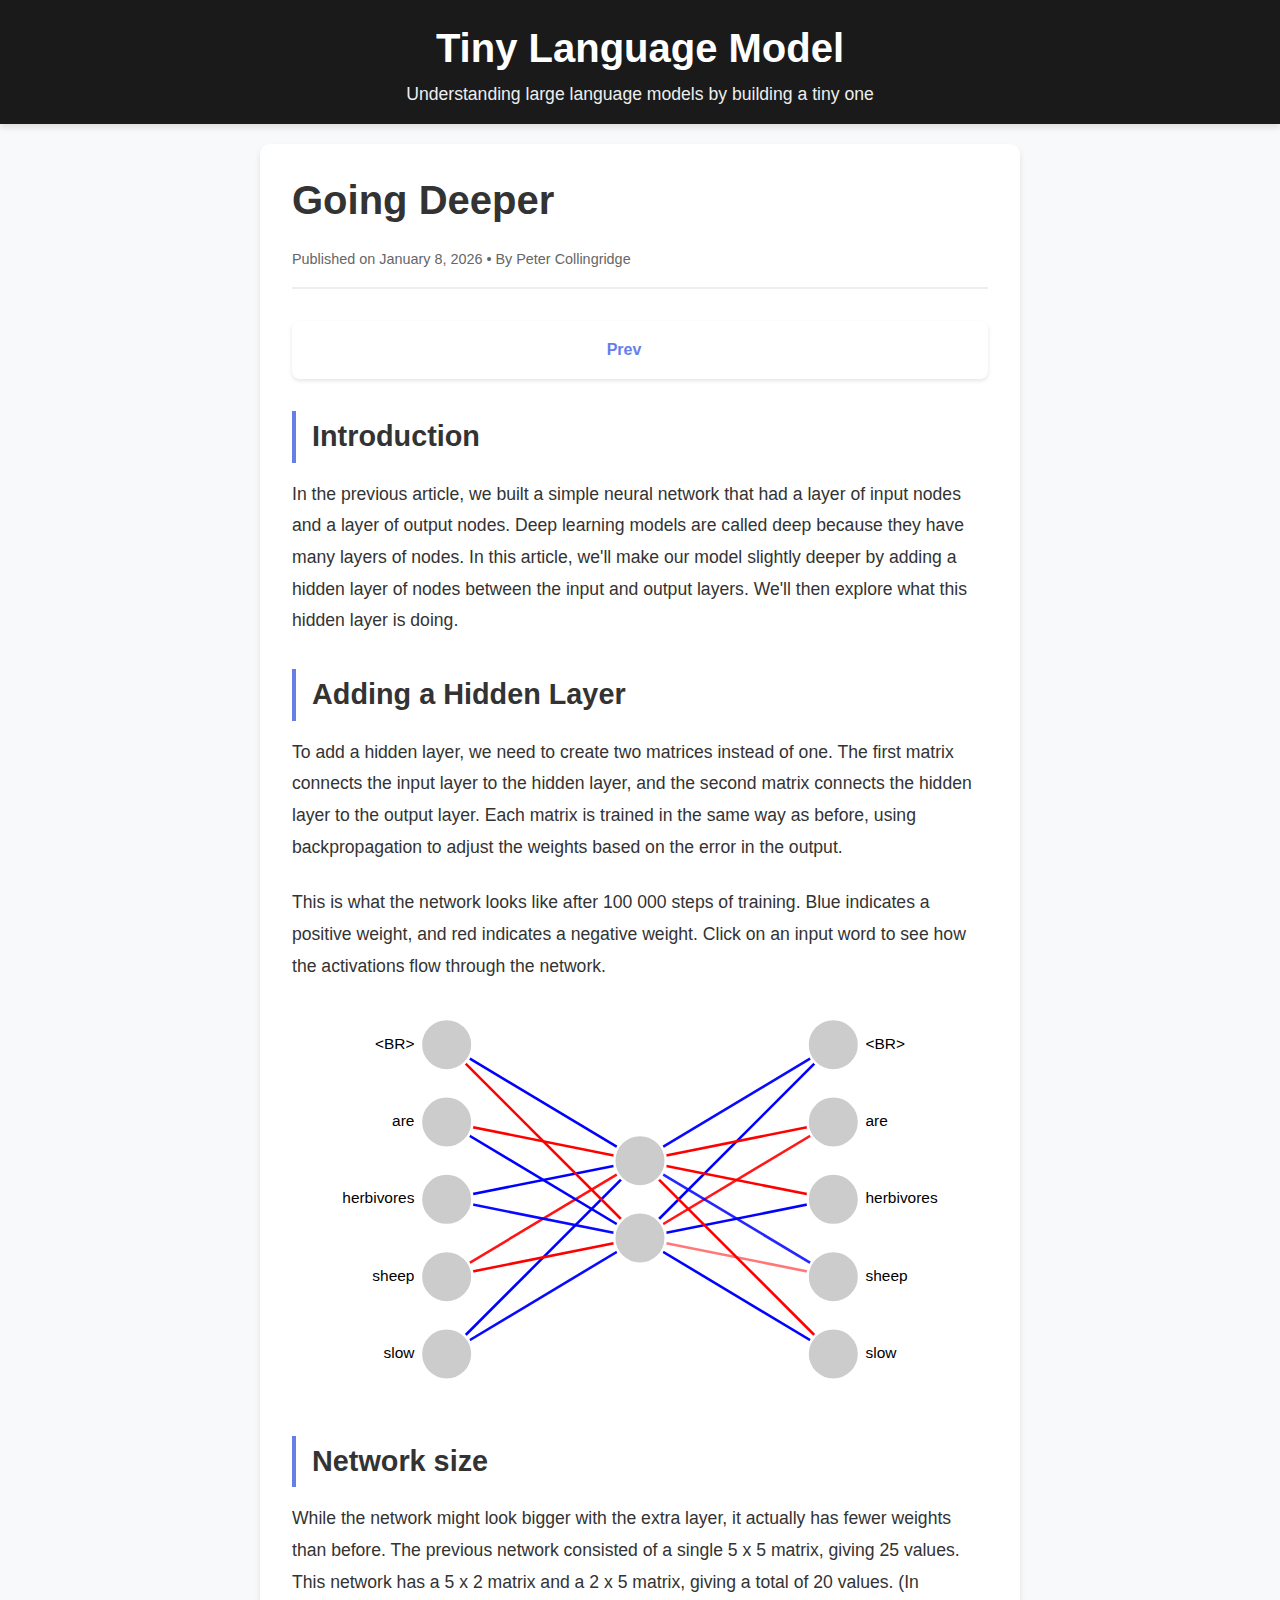
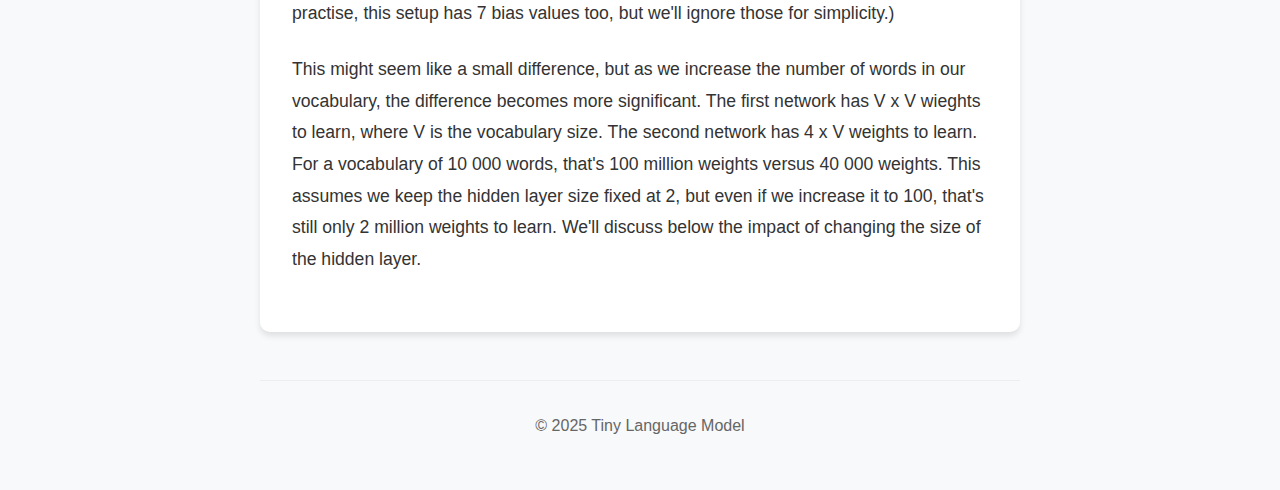
<file: docs/page2.html>
<!DOCTYPE html>
<html lang="en">
<head>
  <meta charset="UTF-8">
  <meta name="viewport" content="width=device-width, initial-scale=1.0">
  <title>Building a Tiny Language Model</title>
  <link rel="stylesheet" href="styles/main.css">
  <link rel="stylesheet" href="styles/networks.css">
</head>
<body>
  <header>
    <h1>Tiny Language Model</h1>
    <p>Understanding large language models by building a tiny one</p>
  </header>

  <div class="container article-page">
    <article class="article">
      <div class="article-meta">
        <h1 class="article-title">Going Deeper</h1>
        Published on January 8, 2026 • By Peter Collingridge
      </div>

      <nav>
          <ul class="article-nav">
              <li><a href="index.html">Prev</a></li>
              <li></li>
          </ul>
      </nav>

      <div class="article-content">
        <h2>Introduction</h2>

        <p>
          In the previous article, we built a simple neural network that had a layer of input nodes and a layer of output nodes.
          Deep learning models are called deep because they have many layers of nodes.
          In this article, we'll make our model slightly deeper by adding a hidden layer of nodes between the input and output layers.
          We'll then explore what this hidden layer is doing.
        </p>

        <h2>Adding a Hidden Layer</h2>
        <p>
          To add a hidden layer, we need to create two matrices instead of one.
          The first matrix connects the input layer to the hidden layer, and the second matrix connects the hidden layer to the output layer.
          Each matrix is trained in the same way as before, using backpropagation to adjust the weights based on the error in the output.
        </p>

        <p>
          This is what the network looks like after 100 000 steps of training.
          Blue indicates a positive weight, and red indicates a negative weight.
          Click on an input word to see how the activations flow through the network.
        </p>

        <svg xmlns="http://www.w3.org/2000/svg" viewBox="0 0 540 300">
          <style>
              .activation { display: none; pointer-events: none; }
              .click-box {fill-opacity: 0;}
              .edge { stroke-width: 2; }
              .node { fill: #ccc; stroke: white; stroke-width: 2; }
              .node-activation { stroke: white; stroke-width: 0.5; }
              text { font-family: sans-serif; font-size: 12px; fill: black; alignment-baseline: middle; }
          </style>
          <g class="weights">
            <line class="edge" x1="120" y1="30.0" x2="270" y2="120.0" stroke="blue" opacity="1.00"/>
            <line class="edge" x1="120" y1="90.0" x2="270" y2="120.0" stroke="red" opacity="1.00"/>
            <line class="edge" x1="120" y1="150.0" x2="270" y2="120.0" stroke="blue" opacity="1.00"/>
            <line class="edge" x1="120" y1="210.0" x2="270" y2="120.0" stroke="red" opacity="0.92"/>
            <line class="edge" x1="120" y1="270.0" x2="270" y2="120.0" stroke="blue" opacity="1.00"/>
            <line class="edge" x1="120" y1="30.0" x2="270" y2="180.0" stroke="red" opacity="1.00"/>
            <line class="edge" x1="120" y1="90.0" x2="270" y2="180.0" stroke="blue" opacity="1.00"/>
            <line class="edge" x1="120" y1="150.0" x2="270" y2="180.0" stroke="blue" opacity="0.96"/>
            <line class="edge" x1="120" y1="210.0" x2="270" y2="180.0" stroke="red" opacity="1.00"/>
            <line class="edge" x1="120" y1="270.0" x2="270" y2="180.0" stroke="blue" opacity="0.96"/>
            <line class="edge" x1="270" y1="120.0" x2="420" y2="30.0" stroke="blue" opacity="0.96"/>
            <line class="edge" x1="270" y1="180.0" x2="420" y2="30.0" stroke="blue" opacity="1.00"/>
            <line class="edge" x1="270" y1="120.0" x2="420" y2="90.0" stroke="red" opacity="1.00"/>
            <line class="edge" x1="270" y1="180.0" x2="420" y2="90.0" stroke="red" opacity="0.90"/>
            <line class="edge" x1="270" y1="120.0" x2="420" y2="150.0" stroke="red" opacity="1.00"/>
            <line class="edge" x1="270" y1="180.0" x2="420" y2="150.0" stroke="blue" opacity="0.99"/>
            <line class="edge" x1="270" y1="120.0" x2="420" y2="210.0" stroke="blue" opacity="0.85"/>
            <line class="edge" x1="270" y1="180.0" x2="420" y2="210.0" stroke="red" opacity="0.53"/>
            <line class="edge" x1="270" y1="120.0" x2="420" y2="270.0" stroke="red" opacity="1.00"/>
            <line class="edge" x1="270" y1="180.0" x2="420" y2="270.0" stroke="blue" opacity="0.99"/>
          </g>
            <circle class="node" cx="120" cy="30.0" r="20" />
            <circle class="node" cx="120" cy="90.0" r="20" />
            <circle class="node" cx="120" cy="150.0" r="20" />
            <circle class="node" cx="120" cy="210.0" r="20" />
            <circle class="node" cx="120" cy="270.0" r="20" />
            <circle class="node" cx="270" cy="120.0" r="20" />
            <circle class="node" cx="270" cy="180.0" r="20" />
            <circle class="node" cx="420" cy="30.0" r="20" />
            <circle class="node" cx="420" cy="90.0" r="20" />
            <circle class="node" cx="420" cy="150.0" r="20" />
            <circle class="node" cx="420" cy="210.0" r="20" />
            <circle class="node" cx="420" cy="270.0" r="20" />
            <text x="95" y="30.0" text-anchor="end">&lt;BR&gt;</text>
            <text x="95" y="90.0" text-anchor="end">are</text>
            <text x="95" y="150.0" text-anchor="end">herbivores</text>
            <text x="95" y="210.0" text-anchor="end">sheep</text>
            <text x="95" y="270.0" text-anchor="end">slow</text>
            <text x="445" y="30.0" >&lt;BR&gt;</text>
            <text x="445" y="90.0" >are</text>
            <text x="445" y="150.0" >herbivores</text>
            <text x="445" y="210.0" >sheep</text>
            <text x="445" y="270.0" >slow</text>
            <rect id="click-box-0" class="click-box" x="40" width="100" height="40" y="10.0" />
            <rect id="click-box-1" class="click-box" x="40" width="100" height="40" y="70.0" />
            <rect id="click-box-2" class="click-box" x="40" width="100" height="40" y="130.0" />
            <rect id="click-box-3" class="click-box" x="40" width="100" height="40" y="190.0" />
            <rect id="click-box-4" class="click-box" x="40" width="100" height="40" y="250.0" /><g id="activation-0" class="activation">
            <line class="edge" x1="120" y1="30.0" x2="270" y2="120.0" stroke="blue" opacity="1.00"/>
            <line class="edge" x1="120" y1="30.0" x2="270" y2="180.0" stroke="red" opacity="1.00"/>
            <line class="edge" x1="270" y1="120.0" x2="420" y2="30.0" stroke="blue" opacity="0.96"/>
            <line class="edge" x1="270" y1="180.0" x2="420" y2="30.0" stroke="blue" opacity="0.05"/>
            <line class="edge" x1="270" y1="120.0" x2="420" y2="90.0" stroke="red" opacity="1.00"/>
            <line class="edge" x1="270" y1="180.0" x2="420" y2="90.0" stroke="red" opacity="0.02"/>
            <line class="edge" x1="270" y1="120.0" x2="420" y2="150.0" stroke="red" opacity="1.00"/>
            <line class="edge" x1="270" y1="180.0" x2="420" y2="150.0" stroke="blue" opacity="0.03"/>
            <line class="edge" x1="270" y1="120.0" x2="420" y2="210.0" stroke="blue" opacity="0.85"/>
            <line class="edge" x1="270" y1="180.0" x2="420" y2="210.0" stroke="red" opacity="0.01"/>
            <line class="edge" x1="270" y1="120.0" x2="420" y2="270.0" stroke="red" opacity="0.99"/>
            <line class="edge" x1="270" y1="180.0" x2="420" y2="270.0" stroke="blue" opacity="0.03"/>
            <g transform="translate(120 30.0)">
                      <circle class="node" cx="0" cy="0" r="20" />
                      <circle class="node-activation" cx="0" cy="0" r="20.0" fill="#48f" />
                      <text x="0" y="0" text-anchor="middle">1.00</text>
          </g>
            <circle class="node" cx="120" cy="90.0" r="20" />
            <circle class="node" cx="120" cy="150.0" r="20" />
            <circle class="node" cx="120" cy="210.0" r="20" />
            <circle class="node" cx="120" cy="270.0" r="20" />
            <g transform="translate(270 120.0)">
                      <circle class="node" cx="0" cy="0" r="20" />
                      <circle class="node-activation" cx="0" cy="0" r="19.8" fill="#48f" />
                      <text x="0" y="0" text-anchor="middle">0.99</text>
          </g>
            <g transform="translate(270 180.0)">
                      <circle class="node" cx="0" cy="0" r="20" />
                      <circle class="node-activation" cx="0" cy="0" r="0.2" fill="#48f" />
                      <text x="0" y="0" text-anchor="middle">0.01</text>
          </g>
            <circle class="node" cx="420" cy="30.0" r="20" />
            <circle class="node" cx="420" cy="90.0" r="20" />
            <circle class="node" cx="420" cy="150.0" r="20" />
            <g transform="translate(420 210.0)">
                      <circle class="node" cx="0" cy="0" r="20" />
                      <circle class="node-activation" cx="0" cy="0" r="20.0" fill="#48f" />
                      <text x="0" y="0" text-anchor="middle">1.00</text>
          </g>
            <circle class="node" cx="420" cy="270.0" r="20" />
          </g><g id="activation-1" class="activation">
            <line class="edge" x1="120" y1="90.0" x2="270" y2="120.0" stroke="red" opacity="1.00"/>
            <line class="edge" x1="120" y1="90.0" x2="270" y2="180.0" stroke="blue" opacity="1.00"/>
            <line class="edge" x1="270" y1="120.0" x2="420" y2="30.0" stroke="blue" opacity="0.02"/>
            <line class="edge" x1="270" y1="180.0" x2="420" y2="30.0" stroke="blue" opacity="1.00"/>
            <line class="edge" x1="270" y1="120.0" x2="420" y2="90.0" stroke="red" opacity="0.04"/>
            <line class="edge" x1="270" y1="180.0" x2="420" y2="90.0" stroke="red" opacity="0.89"/>
            <line class="edge" x1="270" y1="120.0" x2="420" y2="150.0" stroke="red" opacity="0.04"/>
            <line class="edge" x1="270" y1="180.0" x2="420" y2="150.0" stroke="blue" opacity="0.99"/>
            <line class="edge" x1="270" y1="120.0" x2="420" y2="210.0" stroke="blue" opacity="0.01"/>
            <line class="edge" x1="270" y1="180.0" x2="420" y2="210.0" stroke="red" opacity="0.52"/>
            <line class="edge" x1="270" y1="120.0" x2="420" y2="270.0" stroke="red" opacity="0.03"/>
            <line class="edge" x1="270" y1="180.0" x2="420" y2="270.0" stroke="blue" opacity="0.99"/>
            <circle class="node" cx="120" cy="30.0" r="20" />
            <g transform="translate(120 90.0)">
                      <circle class="node" cx="0" cy="0" r="20" />
                      <circle class="node-activation" cx="0" cy="0" r="20.0" fill="#48f" />
                      <text x="0" y="0" text-anchor="middle">1.00</text>
          </g>
            <circle class="node" cx="120" cy="150.0" r="20" />
            <circle class="node" cx="120" cy="210.0" r="20" />
            <circle class="node" cx="120" cy="270.0" r="20" />
            <g transform="translate(270 120.0)">
                      <circle class="node" cx="0" cy="0" r="20" />
                      <circle class="node-activation" cx="0" cy="0" r="0.2" fill="#48f" />
                      <text x="0" y="0" text-anchor="middle">0.01</text>
          </g>
            <g transform="translate(270 180.0)">
                      <circle class="node" cx="0" cy="0" r="20" />
                      <circle class="node-activation" cx="0" cy="0" r="19.6" fill="#48f" />
                      <text x="0" y="0" text-anchor="middle">0.98</text>
          </g>
            <circle class="node" cx="420" cy="30.0" r="20" />
            <circle class="node" cx="420" cy="90.0" r="20" />
            <g transform="translate(420 150.0)">
                      <circle class="node" cx="0" cy="0" r="20" />
                      <circle class="node-activation" cx="0" cy="0" r="10.0" fill="#48f" />
                      <text x="0" y="0" text-anchor="middle">0.50</text>
          </g>
            <circle class="node" cx="420" cy="210.0" r="20" />
            <g transform="translate(420 270.0)">
                      <circle class="node" cx="0" cy="0" r="20" />
                      <circle class="node-activation" cx="0" cy="0" r="10.0" fill="#48f" />
                      <text x="0" y="0" text-anchor="middle">0.50</text>
          </g>
          </g><g id="activation-2" class="activation">
            <line class="edge" x1="120" y1="150.0" x2="270" y2="120.0" stroke="blue" opacity="1.00"/>
            <line class="edge" x1="120" y1="150.0" x2="270" y2="180.0" stroke="blue" opacity="0.96"/>
            <line class="edge" x1="270" y1="120.0" x2="420" y2="30.0" stroke="blue" opacity="0.95"/>
            <line class="edge" x1="270" y1="180.0" x2="420" y2="30.0" stroke="blue" opacity="1.00"/>
            <line class="edge" x1="270" y1="120.0" x2="420" y2="90.0" stroke="red" opacity="1.00"/>
            <line class="edge" x1="270" y1="180.0" x2="420" y2="90.0" stroke="red" opacity="0.86"/>
            <line class="edge" x1="270" y1="120.0" x2="420" y2="150.0" stroke="red" opacity="0.99"/>
            <line class="edge" x1="270" y1="180.0" x2="420" y2="150.0" stroke="blue" opacity="0.99"/>
            <line class="edge" x1="270" y1="120.0" x2="420" y2="210.0" stroke="blue" opacity="0.84"/>
            <line class="edge" x1="270" y1="180.0" x2="420" y2="210.0" stroke="red" opacity="0.49"/>
            <line class="edge" x1="270" y1="120.0" x2="420" y2="270.0" stroke="red" opacity="0.99"/>
            <line class="edge" x1="270" y1="180.0" x2="420" y2="270.0" stroke="blue" opacity="0.99"/>
            <circle class="node" cx="120" cy="30.0" r="20" />
            <circle class="node" cx="120" cy="90.0" r="20" />
            <g transform="translate(120 150.0)">
                      <circle class="node" cx="0" cy="0" r="20" />
                      <circle class="node-activation" cx="0" cy="0" r="20.0" fill="#48f" />
                      <text x="0" y="0" text-anchor="middle">1.00</text>
          </g>
            <circle class="node" cx="120" cy="210.0" r="20" />
            <circle class="node" cx="120" cy="270.0" r="20" />
            <g transform="translate(270 120.0)">
                      <circle class="node" cx="0" cy="0" r="20" />
                      <circle class="node-activation" cx="0" cy="0" r="19.2" fill="#48f" />
                      <text x="0" y="0" text-anchor="middle">0.96</text>
          </g>
            <g transform="translate(270 180.0)">
                      <circle class="node" cx="0" cy="0" r="20" />
                      <circle class="node-activation" cx="0" cy="0" r="18.1" fill="#48f" />
                      <text x="0" y="0" text-anchor="middle">0.90</text>
          </g>
            <g transform="translate(420 30.0)">
                      <circle class="node" cx="0" cy="0" r="20" />
                      <circle class="node-activation" cx="0" cy="0" r="20.0" fill="#48f" />
                      <text x="0" y="0" text-anchor="middle">1.00</text>
          </g>
            <circle class="node" cx="420" cy="90.0" r="20" />
            <circle class="node" cx="420" cy="150.0" r="20" />
            <circle class="node" cx="420" cy="210.0" r="20" />
            <circle class="node" cx="420" cy="270.0" r="20" />
          </g><g id="activation-3" class="activation">
            <line class="edge" x1="120" y1="210.0" x2="270" y2="120.0" stroke="red" opacity="0.92"/>
            <line class="edge" x1="120" y1="210.0" x2="270" y2="180.0" stroke="red" opacity="1.00"/>
            <line class="edge" x1="270" y1="120.0" x2="420" y2="30.0" stroke="blue" opacity="0.18"/>
            <line class="edge" x1="270" y1="180.0" x2="420" y2="30.0" stroke="blue" opacity="0.05"/>
            <line class="edge" x1="270" y1="120.0" x2="420" y2="90.0" stroke="red" opacity="0.32"/>
            <line class="edge" x1="270" y1="180.0" x2="420" y2="90.0" stroke="red" opacity="0.02"/>
            <line class="edge" x1="270" y1="120.0" x2="420" y2="150.0" stroke="red" opacity="0.28"/>
            <line class="edge" x1="270" y1="180.0" x2="420" y2="150.0" stroke="blue" opacity="0.03"/>
            <line class="edge" x1="270" y1="120.0" x2="420" y2="210.0" stroke="blue" opacity="0.12"/>
            <line class="edge" x1="270" y1="180.0" x2="420" y2="210.0" stroke="red" opacity="0.01"/>
            <line class="edge" x1="270" y1="120.0" x2="420" y2="270.0" stroke="red" opacity="0.27"/>
            <line class="edge" x1="270" y1="180.0" x2="420" y2="270.0" stroke="blue" opacity="0.03"/>
            <circle class="node" cx="120" cy="30.0" r="20" />
            <circle class="node" cx="120" cy="90.0" r="20" />
            <circle class="node" cx="120" cy="150.0" r="20" />
            <g transform="translate(120 210.0)">
                      <circle class="node" cx="0" cy="0" r="20" />
                      <circle class="node-activation" cx="0" cy="0" r="20.0" fill="#48f" />
                      <text x="0" y="0" text-anchor="middle">1.00</text>
          </g>
            <circle class="node" cx="120" cy="270.0" r="20" />
            <g transform="translate(270 120.0)">
                      <circle class="node" cx="0" cy="0" r="20" />
                      <circle class="node-activation" cx="0" cy="0" r="1.9" fill="#48f" />
                      <text x="0" y="0" text-anchor="middle">0.09</text>
          </g>
            <g transform="translate(270 180.0)">
                      <circle class="node" cx="0" cy="0" r="20" />
                      <circle class="node-activation" cx="0" cy="0" r="0.2" fill="#48f" />
                      <text x="0" y="0" text-anchor="middle">0.01</text>
          </g>
            <circle class="node" cx="420" cy="30.0" r="20" />
            <g transform="translate(420 90.0)">
                      <circle class="node" cx="0" cy="0" r="20" />
                      <circle class="node-activation" cx="0" cy="0" r="20.0" fill="#48f" />
                      <text x="0" y="0" text-anchor="middle">1.00</text>
          </g>
            <circle class="node" cx="420" cy="150.0" r="20" />
            <circle class="node" cx="420" cy="210.0" r="20" />
            <circle class="node" cx="420" cy="270.0" r="20" />
          </g><g id="activation-4" class="activation">
            <line class="edge" x1="120" y1="270.0" x2="270" y2="120.0" stroke="blue" opacity="1.00"/>
            <line class="edge" x1="120" y1="270.0" x2="270" y2="180.0" stroke="blue" opacity="0.96"/>
            <line class="edge" x1="270" y1="120.0" x2="420" y2="30.0" stroke="blue" opacity="0.95"/>
            <line class="edge" x1="270" y1="180.0" x2="420" y2="30.0" stroke="blue" opacity="1.00"/>
            <line class="edge" x1="270" y1="120.0" x2="420" y2="90.0" stroke="red" opacity="1.00"/>
            <line class="edge" x1="270" y1="180.0" x2="420" y2="90.0" stroke="red" opacity="0.86"/>
            <line class="edge" x1="270" y1="120.0" x2="420" y2="150.0" stroke="red" opacity="0.99"/>
            <line class="edge" x1="270" y1="180.0" x2="420" y2="150.0" stroke="blue" opacity="0.99"/>
            <line class="edge" x1="270" y1="120.0" x2="420" y2="210.0" stroke="blue" opacity="0.84"/>
            <line class="edge" x1="270" y1="180.0" x2="420" y2="210.0" stroke="red" opacity="0.49"/>
            <line class="edge" x1="270" y1="120.0" x2="420" y2="270.0" stroke="red" opacity="0.99"/>
            <line class="edge" x1="270" y1="180.0" x2="420" y2="270.0" stroke="blue" opacity="0.99"/>
            <circle class="node" cx="120" cy="30.0" r="20" />
            <circle class="node" cx="120" cy="90.0" r="20" />
            <circle class="node" cx="120" cy="150.0" r="20" />
            <circle class="node" cx="120" cy="210.0" r="20" />
            <g transform="translate(120 270.0)">
                      <circle class="node" cx="0" cy="0" r="20" />
                      <circle class="node-activation" cx="0" cy="0" r="20.0" fill="#48f" />
                      <text x="0" y="0" text-anchor="middle">1.00</text>
          </g>
            <g transform="translate(270 120.0)">
                      <circle class="node" cx="0" cy="0" r="20" />
                      <circle class="node-activation" cx="0" cy="0" r="19.2" fill="#48f" />
                      <text x="0" y="0" text-anchor="middle">0.96</text>
          </g>
            <g transform="translate(270 180.0)">
                      <circle class="node" cx="0" cy="0" r="20" />
                      <circle class="node-activation" cx="0" cy="0" r="18.1" fill="#48f" />
                      <text x="0" y="0" text-anchor="middle">0.90</text>
          </g>
            <g transform="translate(420 30.0)">
                      <circle class="node" cx="0" cy="0" r="20" />
                      <circle class="node-activation" cx="0" cy="0" r="20.0" fill="#48f" />
                      <text x="0" y="0" text-anchor="middle">1.00</text>
          </g>
            <circle class="node" cx="420" cy="90.0" r="20" />
            <circle class="node" cx="420" cy="150.0" r="20" />
            <circle class="node" cx="420" cy="210.0" r="20" />
            <circle class="node" cx="420" cy="270.0" r="20" />
          </g>
          <script>
            const clickBoxes = document.querySelectorAll('.click-box');
            const activations = document.querySelectorAll('.activation');
            const weights = document.querySelector('.weights');
            let selectedBox = -1;

            const selectBox = (i) => {
              selectedBox = i;
              activations[i].style.display = 'block';
              weights.style.display = 'none';
            };

            clickBoxes.forEach((box, index) => {
              const handleEvent = () => {
                if (selectedBox === -1) {
                  selectBox(index);
                } else if (selectedBox === index) {
                  // Deselect the already selected box
                  activations[index].style.display = 'none';
                  weights.style.display = 'block';
                  selectedBox = -1;
                } else {
                  // Deselect the previously selected box and select the new one
                  activations[selectedBox].style.display = 'none';
                  selectBox(index);
                }
              };

              box.addEventListener('click', handleEvent);
              box.addEventListener('touchstart', (e) => {
                e.preventDefault(); // Prevents touch from triggering click
                handleEvent();
              });
            });
          </script>
          </svg>

          <h2>Network size</h2>

          <p>
            While the network might look bigger with the extra layer, it actually has fewer weights than before.
            The previous network consisted of a single 5 x 5 matrix, giving 25 values.
            This network has a 5 x 2 matrix and a 2 x 5 matrix, giving a total of 20 values.
            (In practise, this setup has 7 bias values too, but we'll ignore those for simplicity.)
          </p>

          <p>
            This might seem like a small difference, but as we increase the number of words in our vocabulary,
            the difference becomes more significant.
            The first network has V x V wieghts to learn, where V is the vocabulary size.
            The second network has 4 x V weights to learn.
            For a vocabulary of 10 000 words, that's 100 million weights versus 40 000 weights.
            This assumes we keep the hidden layer size fixed at 2, but even if we increase it to 100,
            that's still only 2 million weights to learn.
            We'll discuss below the impact of changing the size of the hidden layer.
          </p>
      </div>
    </article>

    <footer>
      <p>&copy; 2025 Tiny Language Model</p>
    </footer>
  </div>
</body>
</html>
</file>
<file: docs/styles/networks.css>
.article-content .svg-img {
    display: block;
    margin: 1rem auto;
    max-width: 100%;
    height: auto;
    border: 1px solid #eee;
}

.article-content .svg-img .edges {
    stroke: #9999ff;
    stroke-width: 2;
}

.article-content .svg-img .nodes {
    fill: #ccc;
    stroke: white;
    stroke-width: 2;
}

.article-content .svg-img .node-label text {
    font-family: sans-serif;
    font-size: 12px;
    fill: black;
    alignment-baseline: central;
}

.label-left text {
    text-anchor: end;
}
</file>
<file: docs/styles/main.css>
/* Small Language Model Blog Styles */

/* Reset and Base Styles */
* {
    margin: 0;
    padding: 0;
    box-sizing: border-box;
}

body {
    font-family: 'Segoe UI', Tahoma, Geneva, Verdana, sans-serif;
    line-height: 1.6;
    color: #333;
    background-color: #f8f9fa;
}

.container {
    max-width: 900px;
    margin: 0 auto;
    padding: 20px
}

/* Article pages have narrower container */
.container.article-page {
    max-width: 800px;
}

/* Header Styles */
header {
    background: #1a1a1a;
    color: white;
    text-align: center;
    padding: 1rem;
    box-shadow: 0 4px 6px rgba(0,0,0,0.1);
}

header h1 {
    font-size: 2.5rem;
    font-weight: 700;
}

.article-page header h1 {
    font-size: 2rem;
    font-weight: 600;
}

header p {
    font-size: 1.1rem;
    color: #eee;
}

/* Navigation Styles */
nav {
    background: white;
    padding: 1rem;
    border-radius: 8px;
    box-shadow: 0 2px 4px rgba(0,0,0,0.1);
    margin-bottom: 2rem;
}

nav ul {
    list-style: none;
    display: flex;
    justify-content: center;
    gap: 2rem;
}

nav a {
    text-decoration: none;
    color: #667eea;
    font-weight: 600;
    padding: 0.5rem 1rem;
    border-radius: 5px;
    transition: all 0.3s ease;
}

nav a:hover {
    background-color: #667eea;
    color: white;
}

/* Blog Post Styles (for blog listing page) */
.blog-post {
    background: white;
    margin-bottom: 2rem;
    padding: 2rem;
    border-radius: 10px;
    box-shadow: 0 4px 6px rgba(0,0,0,0.1);
    transition: transform 0.3s ease;
}

.blog-post:hover {
    transform: translateY(-5px);
}

.post-meta {
    color: #666;
    font-size: 0.9rem;
    margin-bottom: 1rem;
    padding-bottom: 0.5rem;
    border-bottom: 1px solid #eee;
}

.post-title {
    color: #333;
    margin-bottom: 1rem;
    font-size: 1.8rem;
    font-weight: 600;
}

.post-excerpt {
    color: #555;
    margin-bottom: 1.5rem;
}

.read-more {
    display: inline-block;
    color: #667eea;
    text-decoration: none;
    font-weight: 600;
    padding: 0.5rem 1rem;
    border: 2px solid #667eea;
    border-radius: 5px;
    transition: all 0.3s ease;
}

.read-more:hover {
    background-color: #667eea;
    color: white;
}

/* Article Styles (for individual article pages) */
.article {
    background: white;
    padding: 2rem;
    border-radius: 10px;
    box-shadow: 0 4px 6px rgba(0,0,0,0.1);
    margin-bottom: 2rem;
}

.article-meta {
    color: #666;
    font-size: 0.9rem;
    margin-bottom: 2rem;
    padding-bottom: 1rem;
    border-bottom: 2px solid #eee;
}

.article-title {
    color: #333;
    margin-bottom: 1.5rem;
    font-size: 2.5rem;
    font-weight: 700;
    line-height: 1.2;
}

.article-content {
    font-size: 1.1rem;
    line-height: 1.8;
}

.article-content h2 {
    color: #333;
    margin: 2rem 0 1rem 0;
    font-size: 1.8rem;
    border-left: 4px solid #667eea;
    padding-left: 1rem;
}

.article-content h3 {
    color: #444;
    margin: 1.5rem 0 0.75rem 0;
    font-size: 1.4rem;
}

.article-content p {
    margin-bottom: 1.5rem;
}

.article-content ul {
    margin-bottom: 1.5rem;
    padding-left: 2rem;
}

/* Code Block Styles */
.code-block {
    background-color: #f8f9fa;
    border: 1px solid #e9ecef;
    border-radius: 8px;
    padding: 1.5rem;
    margin: 2rem 0;
    font-family: 'Monaco', 'Menlo', 'Ubuntu Mono', monospace;
    font-size: 0.95rem;
    overflow-x: auto;
    line-height: 1.5;
}

.caption {
    font-size: 0.8rem;
    color: #666;
    margin-top: 0.5rem;
    text-align: center;
}

.code-block pre {
    margin: 0;
}

/* Blog listing page has simpler code blocks */
.blog-post .code-block {
    background-color: #f1f3f4;
    border: 1px solid #e1e3e4;
    border-radius: 5px;
    padding: 1rem;
    margin: 1rem 0;
    font-family: 'Courier New', monospace;
}

/* Highlight and Info Boxes */
.highlight {
    background-color: #fff3cd;
    padding: 0.2rem 0.4rem;
    border-radius: 3px;
    border-left: 4px solid #ffc107;
}

.highlight-box {
    background: linear-gradient(135deg, #fff3cd 0%, #ffeaa7 100%);
    border-left: 5px solid #ffc107;
    padding: 1.5rem;
    margin: 2rem 0;
    border-radius: 0 8px 8px 0;
}

.highlight-box strong {
    color: #856404;
}

.note-box {
    background: linear-gradient(135deg, #d1ecf1 0%, #bee5eb 100%);
    border-left: 5px solid #17a2b8;
    padding: 1.5rem;
    margin: 2rem 0;
    border-radius: 0 8px 8px 0;
}

.placeholder-content {
    background: #f8f9fa;
    border: 2px dashed #dee2e6;
    padding: 2rem;
    margin: 2rem 0;
    border-radius: 8px;
    text-align: center;
    color: #6c757d;
    font-style: italic;
}

/* Back to Blog Button */
.back-to-blog {
    display: inline-block;
    background: linear-gradient(135deg, #667eea 0%, #764ba2 100%);
    color: white;
    text-decoration: none;
    padding: 0.75rem 1.5rem;
    border-radius: 25px;
    font-weight: 600;
    transition: transform 0.3s ease;
    box-shadow: 0 4px 6px rgba(0,0,0,0.1);
}

.back-to-blog:hover {
    transform: translateY(-2px);
    box-shadow: 0 6px 12px rgba(0,0,0,0.15);
}

/* Footer Styles */
footer {
    text-align: center;
    padding: 2rem 0;
    color: #666;
    border-top: 1px solid #eee;
    margin-top: 3rem;
}

/* Responsive Design */
@media (max-width: 768px) {
    .container {
        padding: 10px;
    }
    
    header h1 {
        font-size: 2rem;
    }
    
    nav ul {
        flex-direction: column;
        gap: 1rem;
    }
    
    .blog-post {
        padding: 1.5rem;
    }
    
    .article {
        padding: 2rem 1.5rem;
    }
    
    .article-title {
        font-size: 2rem;
    }
    
    .code-block {
        padding: 1rem;
        font-size: 0.9rem;
    }
}
</file>
